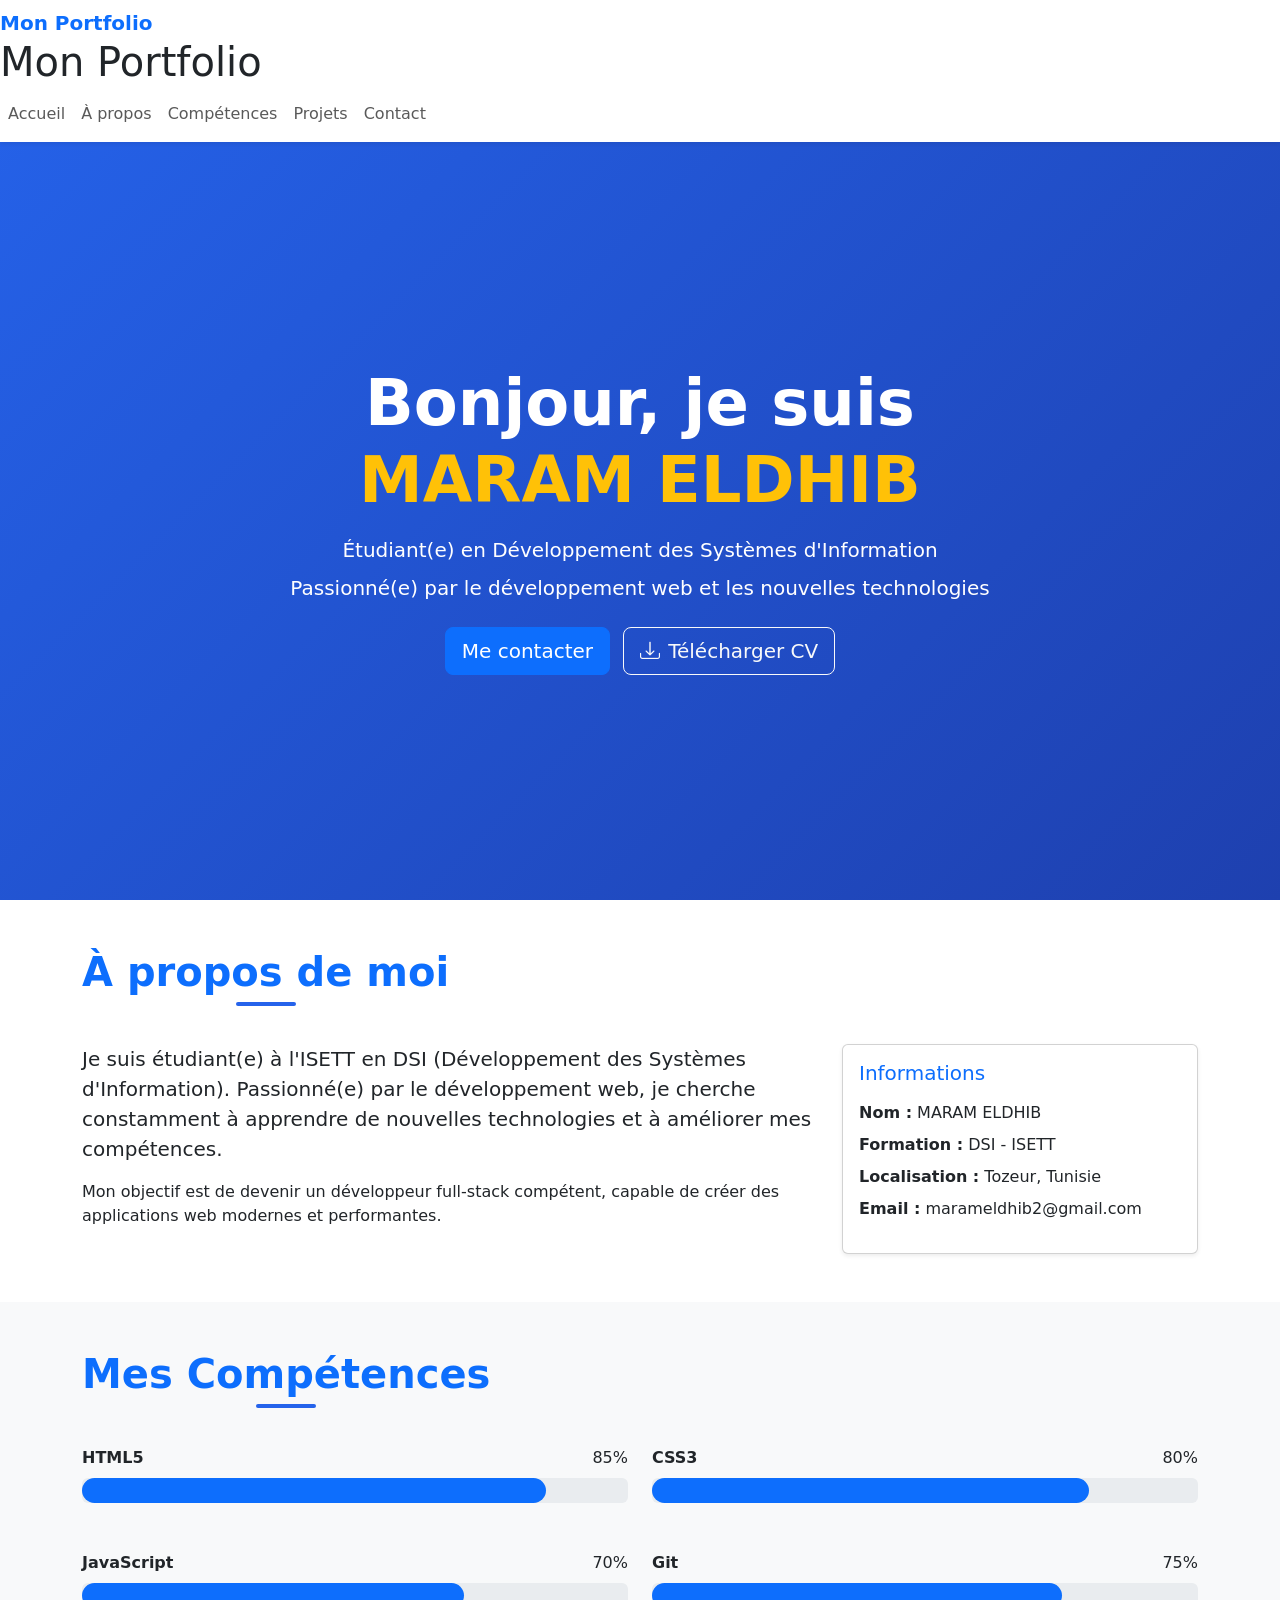
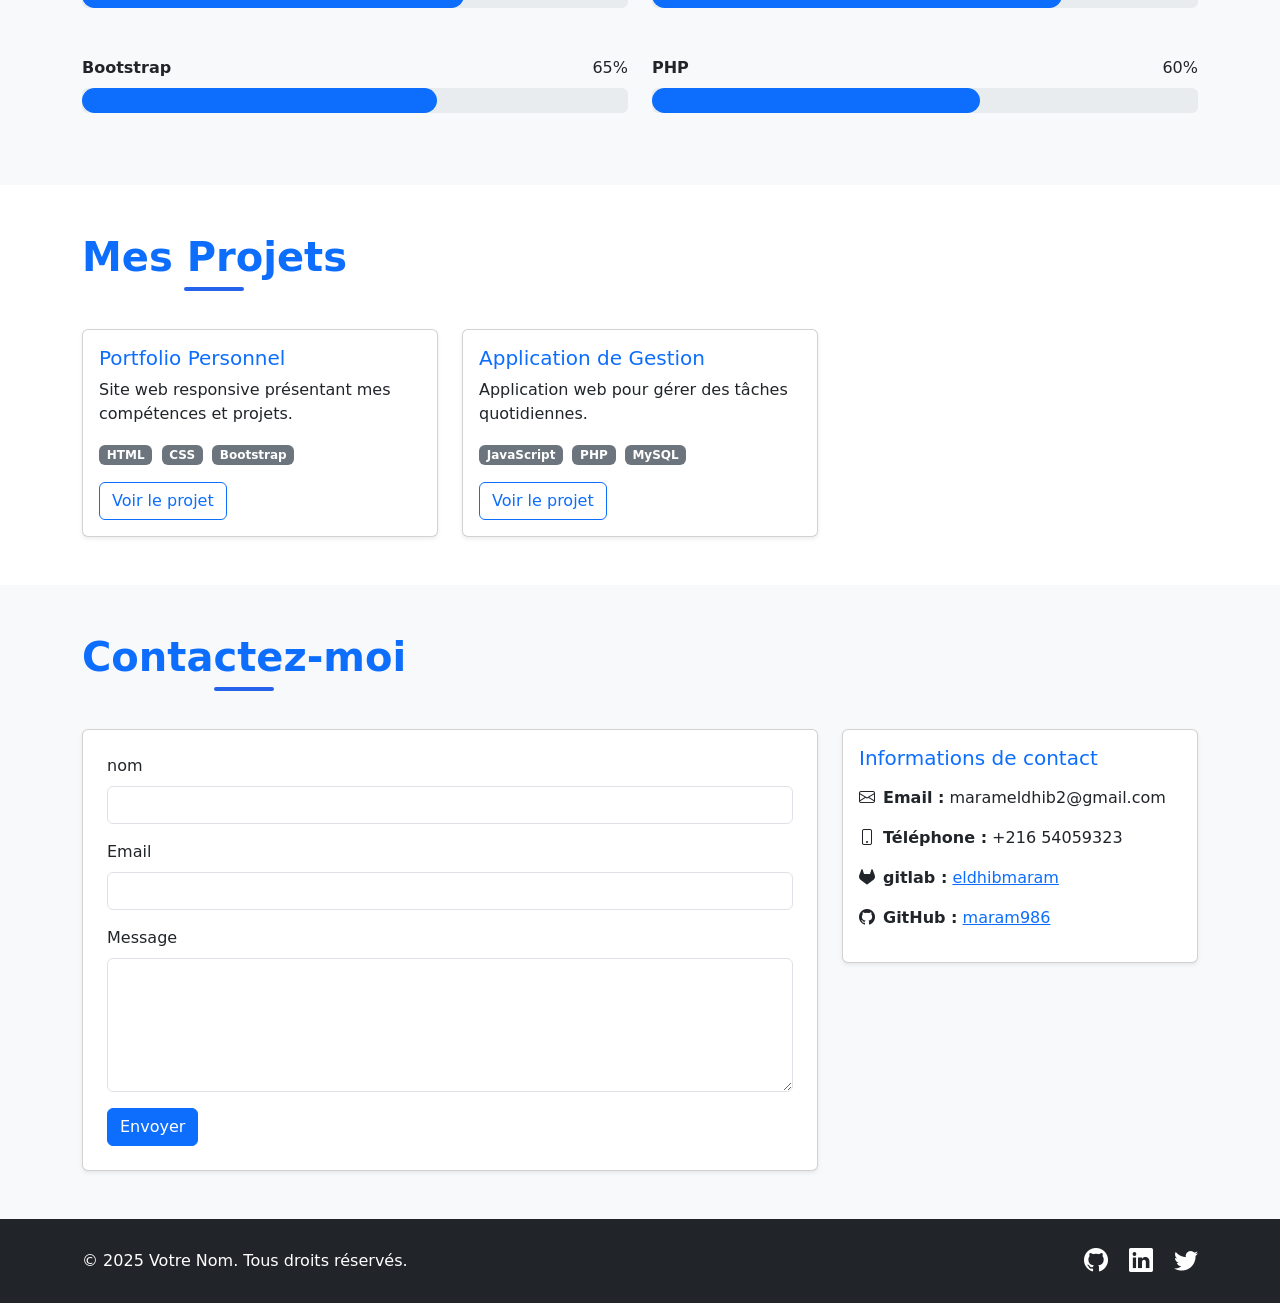
<file: index.html>
<!DOCTYPE html>
<html lang="fr">
<head>
    <meta charset="UTF-8">
    <meta name="viewport" content="width=device-width, initial-scale=1.0">
    <meta name="description" content="Portfolio personnel - Développeur Web">
    <title>Mon Portfolio</title>
    <link rel="stylesheet" href="style.css">

    
    <link href="https://cdn.jsdelivr.net/npm/bootstrap@5.3.0/dist/css/bootstrap.min.css" rel="stylesheet">
    
    <link rel="stylesheet" href="https://cdn.jsdelivr.net/npm/bootstrap-icons@1.10.0/font/bootstrap-icons.css">
    
</head>
<body>
    
    <header>
        <nav class="navbar navbar-expand-lg navbar-light bg-white fixed-top shadow-sm">
            <div class="logo">
                <a class="navbar-brand fw-bold text-primary" href="#">Mon Portfolio</a>
            <button class="navbar-toggler" type="button" data-bs-toggle="collapse" data-bs-target="#navbarNav">
                <span class="navbar-toggler-icon"></span>
            </button>
            <div class="collapse navbar-collapse" id="navbarNav"></div>
                <h1>Mon Portfolio</h1>
            
            <ul class="navbar-nav ms-auto">
   <li class="nav-item">
                        <a class="nav-link" href="#accueil">Accueil</a>
                    </li>
                    <li class="nav-item">
                        <a class="nav-link" href="#a-propos">À propos</a>
                    </li>
                    <li class="nav-item">
                        <a class="nav-link" href="#competences">Compétences</a>
                    </li>
                    <li class="nav-item">
                        <a class="nav-link" href="#projets">Projets</a>
                    </li>
                    <li class="nav-item">
                        <a class="nav-link" href="#contact">Contact</a>
                    </li>             
            </ul>
            </div>
            </nav>
        </nav>
    </header>

    
    <section id="accueil" class="hero-section d-flex align-items-center">
        <div class="container">
            <div class="row justify-content-center text-center">
                <div class="col-lg-8">
                    <h1 class="display-3 fw-bold mb-3">
                        Bonjour, je suis <span class="text-warning">MARAM ELDHIB</span>
                    </h1>
                    <p class="lead mb-2">Étudiant(e) en Développement des Systèmes d'Information</p>
                    <p class="lead mb-4">Passionné(e) par le développement web et les nouvelles technologies</p>
                    <a href="#contact" class="btn btn-primary btn-lg me-2">Me contacter</a>
                    <a href="cv.pdf" class="btn btn-outline-light btn-lg" download>
                        <i class="bi bi-download me-2"></i>Télécharger CV
                    </a>
                    
                </div>
            </div>
        </div>
    </section>

    
    <section id="a-propos" class="py-5">
        <div class="container">
            <h2 class="text-center mb-5 fw-bold text-primary">À propos de moi</h2>
            <div class="row g-4">
                <div class="col-lg-8">
                    <p class="lead">
                        Je suis étudiant(e) à l'ISETT en DSI (Développement des Systèmes d'Information).
                        Passionné(e) par le développement web, je cherche constamment à apprendre
                        de nouvelles technologies et à améliorer mes compétences.
                    </p>
                    <p>
                        Mon objectif est de devenir un développeur full-stack compétent,
                        capable de créer des applications web modernes et performantes.
                    </p>
                </div>
                <div class="col-lg-4">
                    <div class="card shadow-sm">
                        <div class="card-body">
                            <h5 class="card-title text-primary mb-3">Informations</h5>
                            <ul class="list-unstyled">
                                <li class="mb-2"><strong>Nom :</strong> MARAM ELDHIB</li>
                                <li class="mb-2"><strong>Formation :</strong> DSI - ISETT</li>
                                <li class="mb-2"><strong>Localisation :</strong> Tozeur, Tunisie</li>
                                <li class="mb-2"><strong>Email :</strong> marameldhib2@gmail.com</li>
                            </ul>
                        </div>
                    </div>
                </div>
            </div>
        </div>
    </section>

    
    <section id="competences" class="py-5 bg-light">
        <div class="container">
            <h2 class="text-center mb-5 fw-bold text-primary">Mes Compétences</h2>
            <div class="row g-4">
                <div class="col-md-6">
                    <div class="mb-4">
                        <div class="d-flex justify-content-between mb-2">
                            <span class="fw-bold">HTML5</span>
                            <span>85%</span>
                        </div>
                        <div class="progress" style="height: 25px;">
                            <div class="progress-bar bg-primary" role="progressbar" style="width: 85%"></div>
                        </div>
                    </div>
                </div>
                <div class="col-md-6">
                    <div class="mb-4">
                        <div class="d-flex justify-content-between mb-2">
                            <span class="fw-bold">CSS3</span>
                            <span>80%</span>
                        </div>
                        <div class="progress" style="height: 25px;">
                            <div class="progress-bar bg-primary" role="progressbar" style="width: 80%"></div>
                        </div>
                    </div>
                </div>
                <div class="col-md-6">
                    <div class="mb-4">
                        <div class="d-flex justify-content-between mb-2">
                            <span class="fw-bold">JavaScript</span>
                            <span>70%</span>
                        </div>
                        <div class="progress" style="height: 25px;">
                            <div class="progress-bar bg-primary" role="progressbar" style="width: 70%"></div>
                        </div>
                    </div>
                </div>
                <div class="col-md-6">
                    <div class="mb-4">
                        <div class="d-flex justify-content-between mb-2">
                            <span class="fw-bold">Git</span>
                            <span>75%</span>
                        </div>
                        <div class="progress" style="height: 25px;">
                            <div class="progress-bar bg-primary" role="progressbar" style="width: 75%"></div>
                        </div>
                    </div>
                </div>
                <div class="col-md-6">
                    <div class="mb-4">
                        <div class="d-flex justify-content-between mb-2">
                            <span class="fw-bold">Bootstrap</span>
                            <span>65%</span>
                        </div>
                        <div class="progress" style="height: 25px;">
                            <div class="progress-bar bg-primary" role="progressbar" style="width: 65%"></div>
                        </div>
                    </div>
                </div>
                <div class="col-md-6">
                    <div class="mb-4">
                        <div class="d-flex justify-content-between mb-2">
                            <span class="fw-bold">PHP</span>
                            <span>60%</span>
                        </div>
                        <div class="progress" style="height: 25px;">
                            <div class="progress-bar bg-primary" role="progressbar" style="width: 60%"></div>
                        </div>
                    </div>
                </div>
            </div>
        </div>
    </section>

    <!-- Projets Section -->
    <section id="projets" class="py-5">
        <div class="container">
            <h2 class="text-center mb-5 fw-bold text-primary">Mes Projets</h2>
            <div class="row g-4">
                <div class="col-md-4">
                    <div class="card h-100 shadow-sm">
                        <div class="card-body">
                            <h5 class="card-title text-primary">Portfolio Personnel</h5>
                            <p class="card-text">Site web responsive présentant mes compétences et projets.</p>
                            <div class="mb-3">
                                <span class="badge bg-secondary me-1">HTML</span>
                                <span class="badge bg-secondary me-1">CSS</span>
                                <span class="badge bg-secondary">Bootstrap</span>
                            </div>
                            <a href="#" class="btn btn-outline-primary">Voir le projet</a>
                        </div>
                    </div>
                </div>
                <div class="col-md-4">
                    <div class="card h-100 shadow-sm">
                        <div class="card-body">
                            <h5 class="card-title text-primary">Application de Gestion</h5>
                            <p class="card-text">Application web pour gérer des tâches quotidiennes.</p>
                            <div class="mb-3">
                                <span class="badge bg-secondary me-1">JavaScript</span>
                                <span class="badge bg-secondary me-1">PHP</span>
                                <span class="badge bg-secondary">MySQL</span>
                            </div>
                            <a href="#" class="btn btn-outline-primary">Voir le projet</a>
                        </div>
                    </div>
                </div>
                
            </div>
        </div>
    </section>

    <!-- Contact Section -->
    <section id="contact" class="py-5 bg-light">
        <div class="container">
            <h2 class="text-center mb-5 fw-bold text-primary">Contactez-moi</h2>
            <div class="row g-4">
                <div class="col-lg-8">
                    <div class="card shadow-sm">
                        <div class="card-body p-4">
                            <form>
                                <div class="mb-3">
                                    <label for="name" class="form-label">nom</label>
                                    <input type="text" class="form-control" id="name" required>
                                </div>
                                <div class="mb-3">
                                    <label for="email" class="form-label">Email</label>
                                    <input type="email" class="form-control" id="email" required>
                                </div>
                                <div class="mb-3">
                                    <label for="message" class="form-label">Message</label>
                                    <textarea class="form-control" id="message" rows="5" required></textarea>
                                </div>
                                <button type="submit" class="btn btn-primary">Envoyer</button>
                            </form>
                        </div>
                    </div>
                </div>
                <div class="col-lg-4">
                    <div class="card shadow-sm">
                        <div class="card-body">
                            <h5 class="card-title text-primary mb-3">Informations de contact</h5>
                            <p><i class="bi bi-envelope me-2"></i><strong>Email :</strong> marameldhib2@gmail.com</p>
                            <p><i class="bi bi-phone me-2"></i><strong>Téléphone :</strong> +216 54059323</p>
                            <p><i class="bi bi-gitlab me-2"></i><strong>gitlab :</strong> <a href="#">eldhibmaram</a></p>
                            <p><i class="bi bi-github me-2"></i><strong>GitHub :</strong> <a href="#">maram986</a></p>
                        </div>
                    </div>
                </div>
            </div>
        </div>
    </section>

    
    <footer class="bg-dark text-white py-4">
        <div class="container">
            <div class="row align-items-center">
                <div class="col-md-6 text-center text-md-start">
                    <p class="mb-0">&copy; 2025 Votre Nom. Tous droits réservés.</p>
                </div>
                <div class="col-md-6 text-center text-md-end">
                    <a href="#" class="text-white me-3"><i class="bi bi-github fs-4"></i></a>
                    <a href="#" class="text-white me-3"><i class="bi bi-linkedin fs-4"></i></a>
                    <a href="#" class="text-white"><i class="bi bi-twitter fs-4"></i></a>
                </div>
            </div>
        </div>
    </footer>
    <script src="https://cdn.jsdelivr.net/npm/bootstrap@5.3.0/dist/js/bootstrap.bundle.min.js"></script>
</body>
</html>
</file>
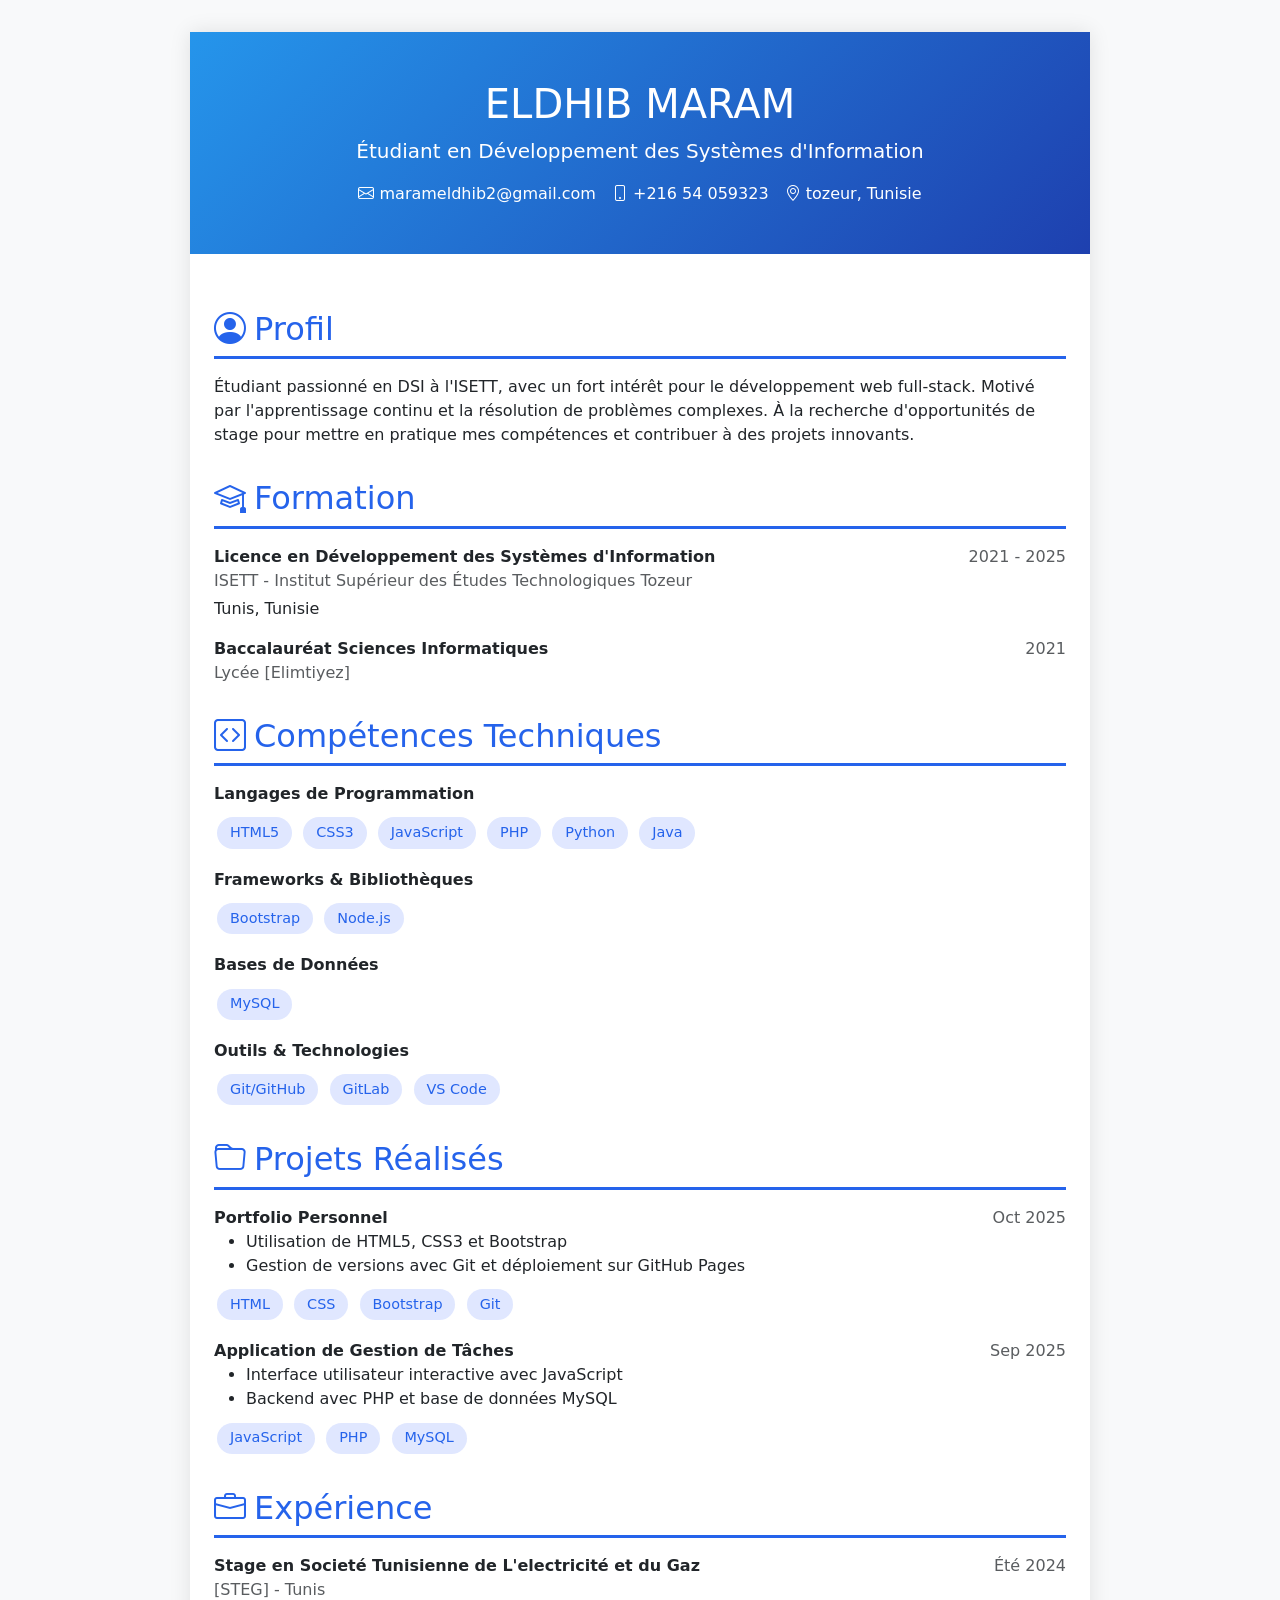
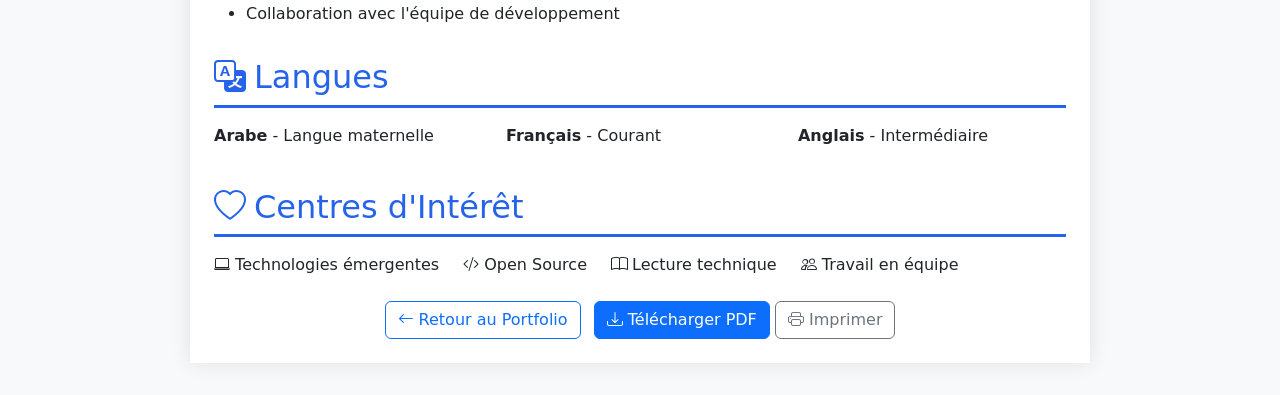
<file: cv.html>
<!DOCTYPE html>
<html lang="fr">
<head>
    <meta charset="UTF-8">
    <meta name="viewport" content="width=device-width, initial-scale=1.0">
    <title>CV - ELDHIB MARAM</title>
    <link href="https://cdn.jsdelivr.net/npm/bootstrap@5.3.0/dist/css/bootstrap.min.css" rel="stylesheet">
    <link rel="stylesheet" href="https://cdn.jsdelivr.net/npm/bootstrap-icons@1.10.0/font/bootstrap-icons.css">
    <style>
        body {
            background: #f8f9fa;
        }
        .cv-container {
            max-width: 900px;
            margin: 2rem auto;
            background: white;
            box-shadow: 0 0 20px rgba(0,0,0,0.1);
        }
        .cv-header {
            background: linear-gradient(135deg, #2595eb, #1e40af);
            color: white;
            padding: 3rem 2rem;
            text-align: center;
        }
        .section-title {
            color: #2563eb;
            border-bottom: 3px solid #2563eb;
            padding-bottom: 0.5rem;
            margin: 2rem 0 1rem 0;
        }
        .skill-badge {
            display: inline-block;
            background: #e0e7ff;
            color: #2563eb;
            padding: 0.3rem 0.8rem;
            border-radius: 20px;
            margin: 0.2rem;
            font-size: 0.9rem;
        }
        @media print {
            .no-print {
                display: none;
            }
            body {
                background: white;
            }
            .cv-container {
                box-shadow: none;
            }
        }
    </style>
</head>
<body>
    <div class="cv-container">
        
        <div class="cv-header">
            <h1 class="mb-2">ELDHIB MARAM</h1>
            <p class="lead mb-3">Étudiant en Développement des Systèmes d'Information</p>
            <div class="d-flex justify-content-center gap-3 flex-wrap">
                <span><i class="bi bi-envelope"></i> marameldhib2@gmail.com</span>
                <span><i class="bi bi-phone"></i> +216 54 059323</span>
                <span><i class="bi bi-geo-alt"></i> tozeur, Tunisie</span>
            </div>
        </div>

        
        
        <div class="p-4">
            
            <h2 class="section-title"><i class="bi bi-person-circle me-2"></i>Profil</h2>
            <p>
                Étudiant passionné en DSI à l'ISETT, avec un fort intérêt pour le développement web 
                full-stack. Motivé par l'apprentissage continu et la résolution de problèmes complexes. 
                À la recherche d'opportunités de stage pour mettre en pratique mes compétences et 
                contribuer à des projets innovants.
            </p>

            
            <h2 class="section-title"><i class="bi bi-mortarboard me-2"></i>Formation</h2>
            <div class="mb-3">
                <div class="d-flex justify-content-between">
                    <strong>Licence en Développement des Systèmes d'Information</strong>
                    <span class="text-muted">2021 - 2025</span>
                </div>
                <div class="text-muted">ISETT - Institut Supérieur des Études Technologiques Tozeur</div>
                <p class="mb-0 mt-1">Tunis, Tunisie</p>
            </div>

            <div class="mb-3">
                <div class="d-flex justify-content-between">
                    <strong>Baccalauréat Sciences Informatiques</strong>
                    <span class="text-muted">2021</span>
                </div>
                <div class="text-muted">Lycée [Elimtiyez]</div>
            </div>

            
            <h2 class="section-title"><i class="bi bi-code-square me-2"></i>Compétences Techniques</h2>
            
            <div class="mb-3">
                <strong>Langages de Programmation</strong>
                <div class="mt-2">
                    <span class="skill-badge">HTML5</span>
                    <span class="skill-badge">CSS3</span>
                    <span class="skill-badge">JavaScript</span>
                    <span class="skill-badge">PHP</span>
                    <span class="skill-badge">Python</span>
                    <span class="skill-badge">Java</span>
                </div>
            </div>

            <div class="mb-3">
                <strong>Frameworks & Bibliothèques</strong>
                <div class="mt-2">
                    <span class="skill-badge">Bootstrap</span>
                    <span class="skill-badge">Node.js</span>
                </div>
            </div>

            <div class="mb-3">
                <strong>Bases de Données</strong>
                <div class="mt-2">
                    <span class="skill-badge">MySQL</span>
                    
                </div>
            </div>

            <div class="mb-3">
                <strong>Outils & Technologies</strong>
                <div class="mt-2">
                    <span class="skill-badge">Git/GitHub</span>
                    <span class="skill-badge">GitLab</span>
                    <span class="skill-badge">VS Code</span>
                   
                </div>
            </div>

            
            <h2 class="section-title"><i class="bi bi-folder me-2"></i>Projets Réalisés</h2>
            
            <div class="mb-3">
                <div class="d-flex justify-content-between">
                    <strong>Portfolio Personnel</strong>
                    <span class="text-muted">Oct 2025</span>
                </div>
                <ul class="mb-2">
                    
                    <li>Utilisation de HTML5, CSS3 et Bootstrap</li>
                    <li>Gestion de versions avec Git et déploiement sur GitHub Pages</li>
                </ul>
                <div>
                    <span class="skill-badge">HTML</span>
                    <span class="skill-badge">CSS</span>
                    <span class="skill-badge">Bootstrap</span>
                    <span class="skill-badge">Git</span>
                </div>
            </div>

            <div class="mb-3">
                <div class="d-flex justify-content-between">
                    <strong>Application de Gestion de Tâches</strong>
                    <span class="text-muted">Sep 2025</span>
                </div>
                <ul class="mb-2">
                    
                    <li>Interface utilisateur interactive avec JavaScript</li>
                    <li>Backend avec PHP et base de données MySQL</li>
                </ul>
                <div>
                    <span class="skill-badge">JavaScript</span>
                    <span class="skill-badge">PHP</span>
                    <span class="skill-badge">MySQL</span>
                </div>
            </div>

            
            
            <h2 class="section-title"><i class="bi bi-briefcase me-2"></i>Expérience</h2>
            
            <div class="mb-3">
                <div class="d-flex justify-content-between">
                    <strong>Stage en Societé Tunisienne de L'electricité et du Gaz</strong>
                    <span class="text-muted">Été 2024</span>
                </div>
                <div class="text-muted">[STEG] - Tunis</div>
                <ul>
                    
                    <li>Collaboration avec l'équipe de développement</li>
                </ul>
            </div>

            
            <h2 class="section-title"><i class="bi bi-translate me-2"></i>Langues</h2>
            <div class="row">
                <div class="col-md-4 mb-2">
                    <strong>Arabe</strong> - Langue maternelle
                </div>
                <div class="col-md-4 mb-2">
                    <strong>Français</strong> - Courant
                </div>
                <div class="col-md-4 mb-2">
                    <strong>Anglais</strong> - Intermédiaire
                </div>
            </div>

            
            <h2 class="section-title"><i class="bi bi-heart me-2"></i>Centres d'Intérêt</h2>
            <div class="d-flex gap-4 flex-wrap">
                <span><i class="bi bi-laptop"></i> Technologies émergentes</span>
                <span><i class="bi bi-code-slash"></i> Open Source</span>
                <span><i class="bi bi-book"></i> Lecture technique</span>
                <span><i class="bi bi-people"></i> Travail en équipe</span>
            </div>

           
            <div class="text-center mt-4 no-print">
                <a href="index.html" class="btn btn-outline-primary me-2">
                    <i class="bi bi-arrow-left"></i> Retour au Portfolio
                </a>
                <a href="assets/documents/CV.pdf" class="btn btn-primary" download>
                    <i class="bi bi-download"></i> Télécharger PDF
                </a>
                <button onclick="window.print()" class="btn btn-outline-secondary">
                    <i class="bi bi-printer"></i> Imprimer
                </button>
            </div>
        </div>
    </div>

    <script src="https://cdn.jsdelivr.net/npm/bootstrap@5.3.0/dist/js/bootstrap.bundle.min.js"></script>
</body>
</html>
</file>
<file: style.css>
/* ===== CUSTOM BOOTSTRAP STYLES ===== */

/* Variables personnalisées */
:root {
    --primary-color: #2563eb;
    --secondary-color: #1e40af;
}

/* Smooth scroll */
html {
    scroll-behavior: smooth;
}

/* Body padding for fixed navbar */
body {
    padding-top: 70px;
}

/* ===== HERO SECTION ===== */
.hero-section {
    background: linear-gradient(135deg, var(--primary-color), var(--secondary-color));
    color: white;
    min-height: 100vh;
    margin-top: -70px;
    padding-top: 140px;
}

.hero-section .display-3 {
    font-weight: 700;
}

/* ===== NAVIGATION ===== */
.navbar {
    transition: all 0.3s ease;
}

.navbar-brand {
    font-size: 1.5rem;
}

.nav-link {
    font-weight: 500;
    transition: color 0.3s ease;
}

.nav-link:hover {
    color: var(--primary-color) !important;
}

/* ===== CARDS ===== */
.card {
    transition: transform 0.3s ease, box-shadow 0.3s ease;
    border: none;
}

.card:hover {
    transform: translateY(-10px);
    box-shadow: 0 10px 20px rgba(0, 0, 0, 0.15) !important;
}

/* ===== PROGRESS BARS ===== */
.progress {
    border-radius: 15px;
}

.progress-bar {
    border-radius: 15px;
    transition: width 1s ease;
}

/* ===== BUTTONS ===== */
.btn {
    border-radius: 5px;
    transition: all 0.3s ease;
}

.btn:hover {
    transform: translateY(-2px);
    box-shadow: 0 5px 15px rgba(0, 0, 0, 0.2);
}

/* ===== BADGES ===== */
.badge {
    padding: 0.5rem 0.8rem;
    font-size: 0.85rem;
    font-weight: 500;
}

/* ===== SECTIONS ===== */
section {
    scroll-margin-top: 70px;
}

h2.fw-bold {
    font-size: 2.5rem;
    position: relative;
    display: inline-block;
}

h2.fw-bold::after {
    content: '';
    position: absolute;
    bottom: -10px;
    left: 50%;
    transform: translateX(-50%);
    width: 60px;
    height: 4px;
    background: var(--primary-color);
    border-radius: 2px;
}

.text-center h2.fw-bold::after {
    left: 50%;
}

/* ===== FOOTER ===== */
footer a {
    transition: color 0.3s ease;
    text-decoration: none;
}

footer a:hover {
    color: var(--primary-color) !important;
}

footer i {
    transition: transform 0.3s ease;
}

footer a:hover i {
    transform: scale(1.2);
}

/* ===== FORM STYLES ===== */
.form-control:focus {
    border-color: var(--primary-color);
    box-shadow: 0 0 0 0.2rem rgba(37, 99, 235, 0.25);
}

/* ===== ANIMATIONS ===== */
@keyframes fadeInUp {
    from {
        opacity: 0;
        transform: translateY(30px);
    }
    to {
        opacity: 1;
        transform: translateY(0);
    }
}

.card {
    animation: fadeInUp 0.6s ease;
}

/* ===== RESPONSIVE ADJUSTMENTS ===== */
@media (max-width: 768px) {
    body {
        padding-top: 60px;
    }
    
    .hero-section {
        margin-top: -60px;
        padding-top: 120px;
    }
    
    .hero-section .display-3 {
        font-size: 2rem;
    }
    
    h2.fw-bold {
        font-size: 2rem;
    }
}
</file>
